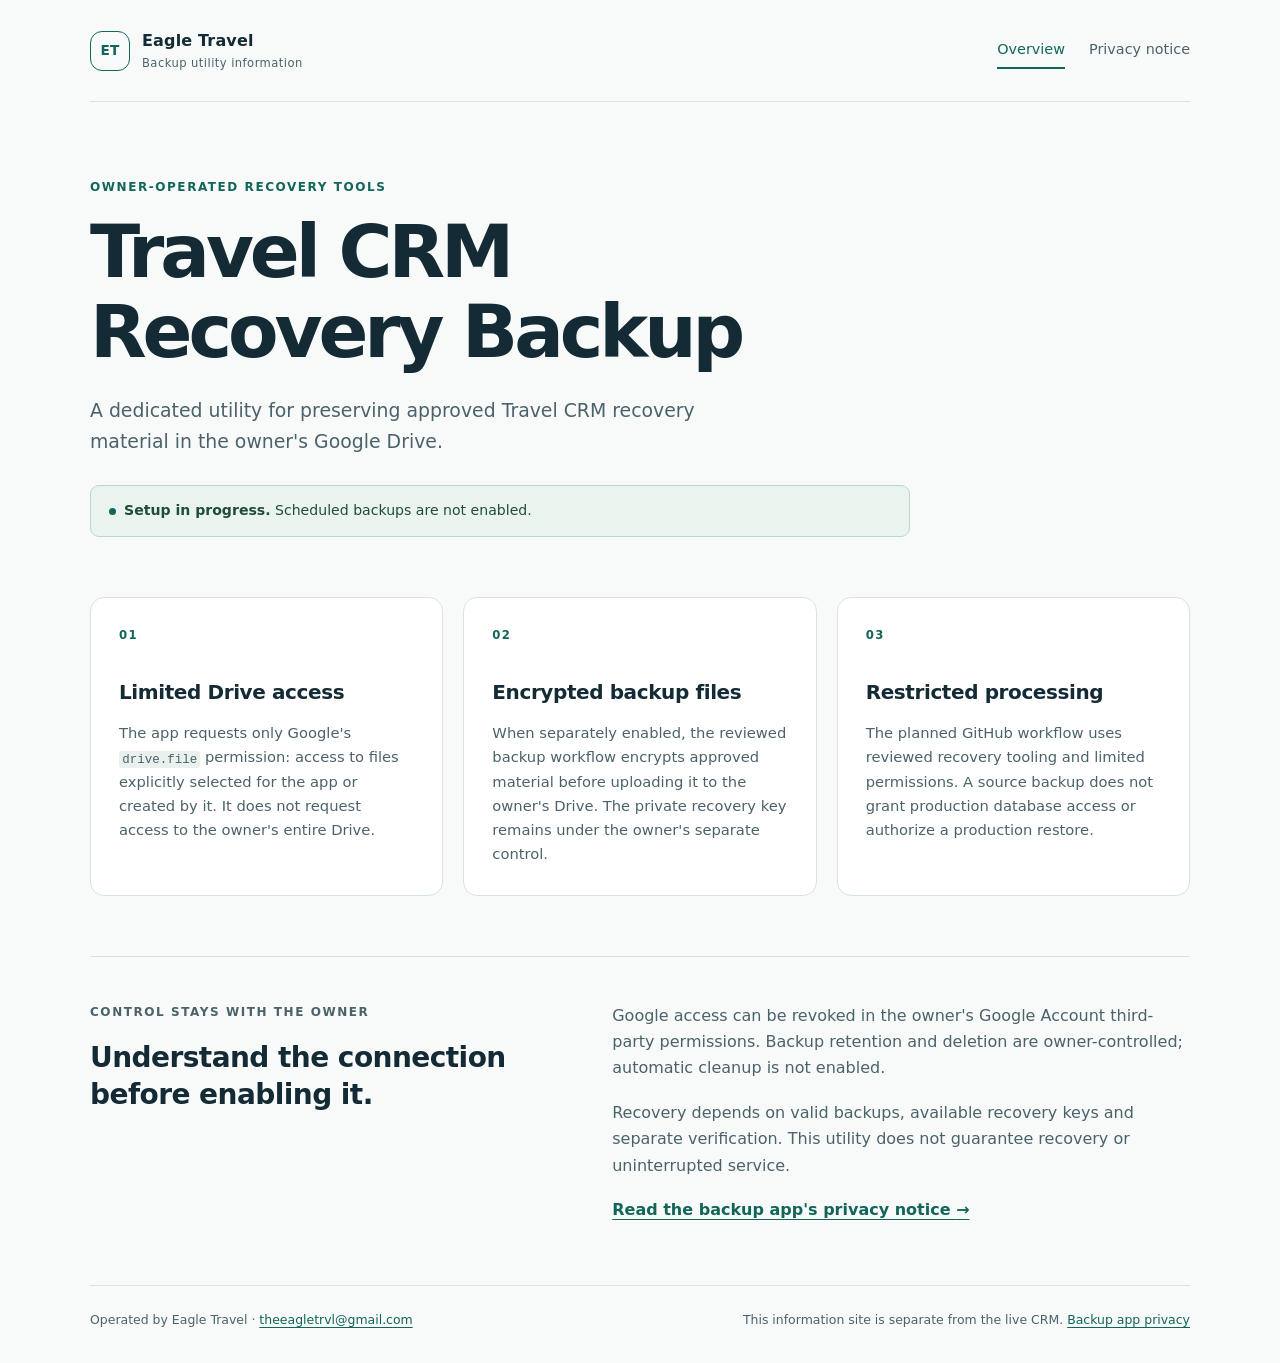
<file: index.html>
<!doctype html>
<html lang="en">
<head>
  <meta charset="utf-8">
  <meta name="viewport" content="width=device-width, initial-scale=1">
  <meta name="description" content="Information about Eagle Travel's owner-operated Travel CRM recovery backup utility.">
  <title>Travel CRM Recovery Backup · Eagle Travel</title>
  <link rel="stylesheet" href="styles.css">
</head>
<body>
  <a class="skip" href="#main">Skip to content</a>
  <header class="site-header wrap">
    <a class="brand" href="./"><span class="brand-mark" aria-hidden="true">ET</span><span>Eagle Travel<small>Backup utility information</small></span></a>
    <nav aria-label="Main navigation"><a href="./" aria-current="page">Overview</a><a href="privacy.html">Privacy notice</a></nav>
  </header>
  <main id="main" class="wrap">
    <section class="intro">
      <p class="eyebrow">Owner-operated recovery tools</p>
      <h1>Travel CRM<br>Recovery Backup</h1>
      <p class="lead">A dedicated utility for preserving approved Travel CRM recovery material in the owner's Google Drive.</p>
      <p class="status"><span class="status-dot" aria-hidden="true"></span><strong>Setup in progress.</strong> Scheduled backups are not enabled.</p>
    </section>
    <section class="cards" aria-label="How the utility is intended to work">
      <article><span class="step" aria-hidden="true">01</span><h2>Limited Drive access</h2><p>The app requests only Google's <code>drive.file</code> permission: access to files explicitly selected for the app or created by it. It does not request access to the owner's entire Drive.</p></article>
      <article><span class="step" aria-hidden="true">02</span><h2>Encrypted backup files</h2><p>When separately enabled, the reviewed backup workflow encrypts approved material before uploading it to the owner's Drive. The private recovery key remains under the owner's separate control.</p></article>
      <article><span class="step" aria-hidden="true">03</span><h2>Restricted processing</h2><p>The planned GitHub workflow uses reviewed recovery tooling and limited permissions. A source backup does not grant production database access or authorize a production restore.</p></article>
    </section>
    <section class="details">
      <div><p class="eyebrow">Control stays with the owner</p><h2>Understand the connection<br> before enabling it.</h2></div>
      <div><p>Google access can be revoked in the owner's Google Account third-party permissions. Backup retention and deletion are owner-controlled; automatic cleanup is not enabled.</p><p>Recovery depends on valid backups, available recovery keys and separate verification. This utility does not guarantee recovery or uninterrupted service.</p><a class="text-link" href="privacy.html">Read the backup app's privacy notice <span aria-hidden="true">→</span></a></div>
    </section>
  </main>
  <footer class="wrap"><p>Operated by Eagle Travel · <a href="mailto:theeagletrvl@gmail.com">theeagletrvl@gmail.com</a></p><p>This information site is separate from the live CRM. <a href="privacy.html">Backup app privacy</a></p></footer>
</body>
</html>
</file>
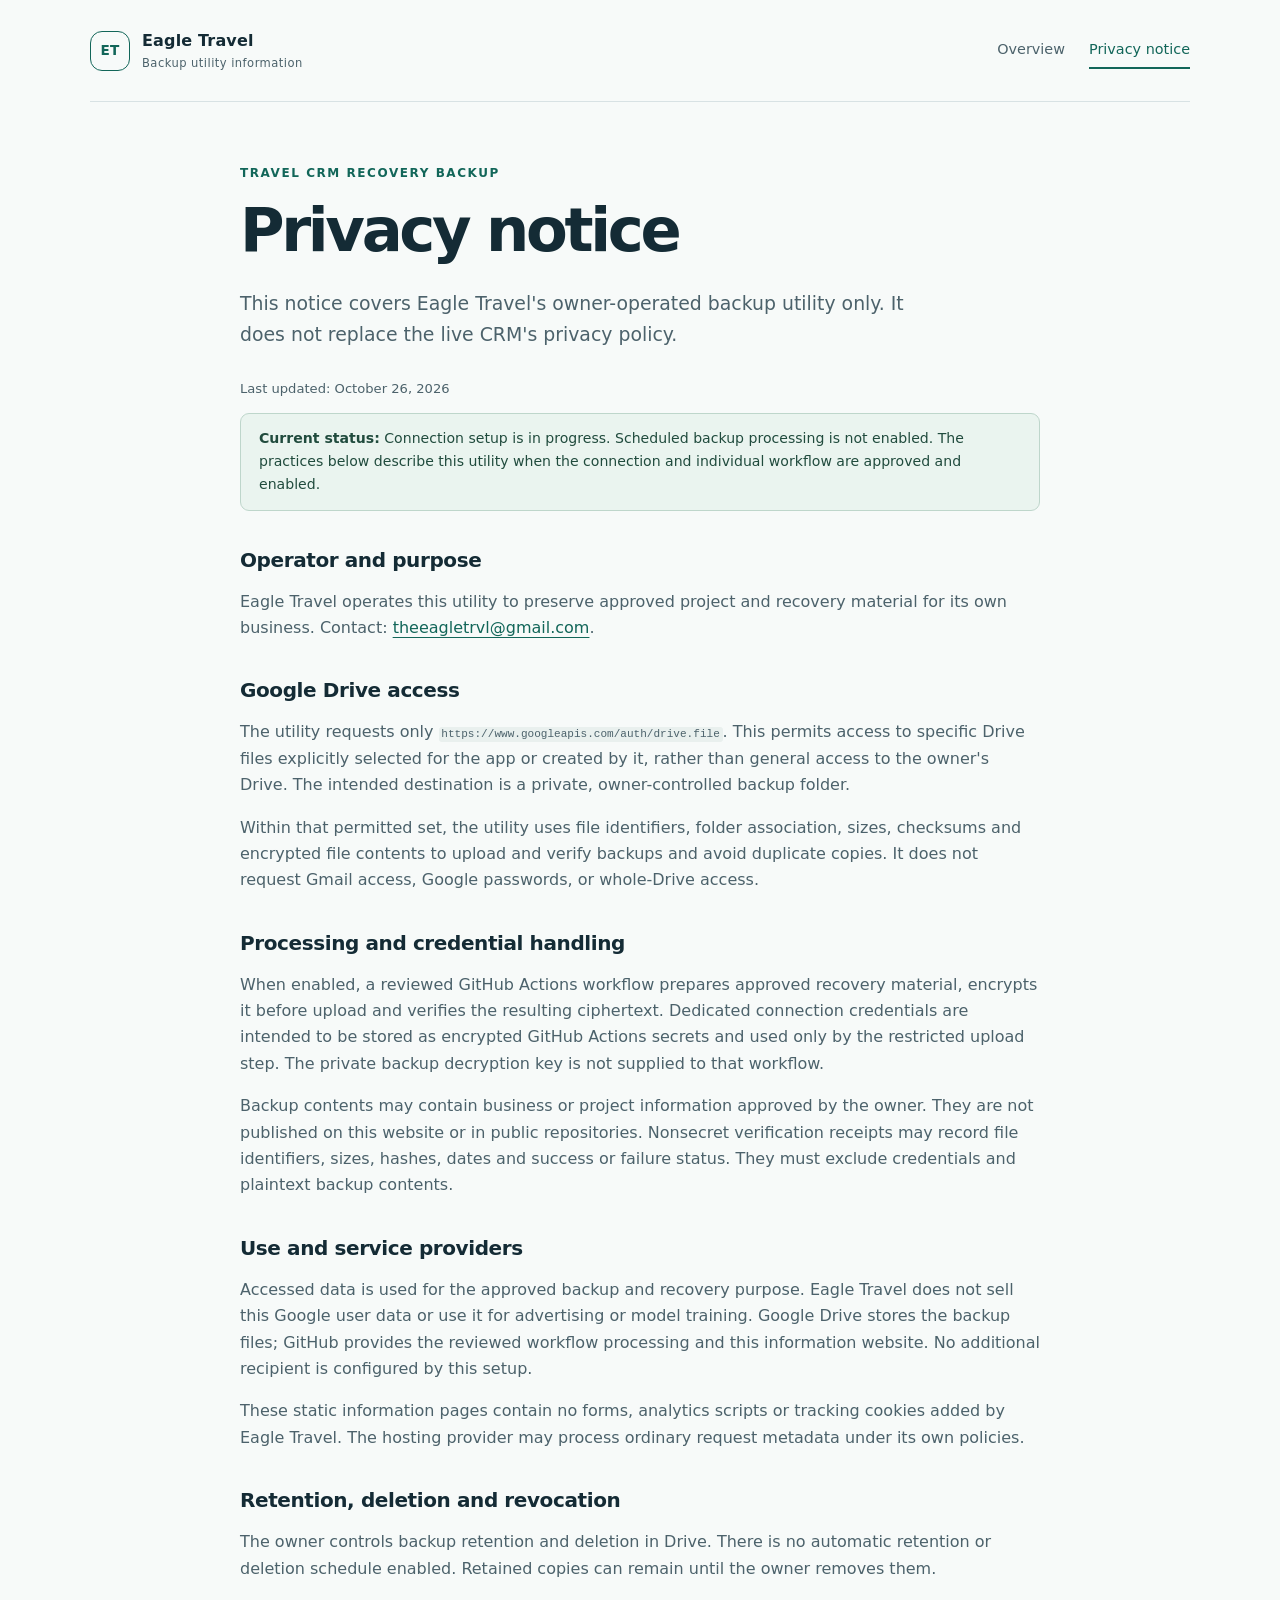
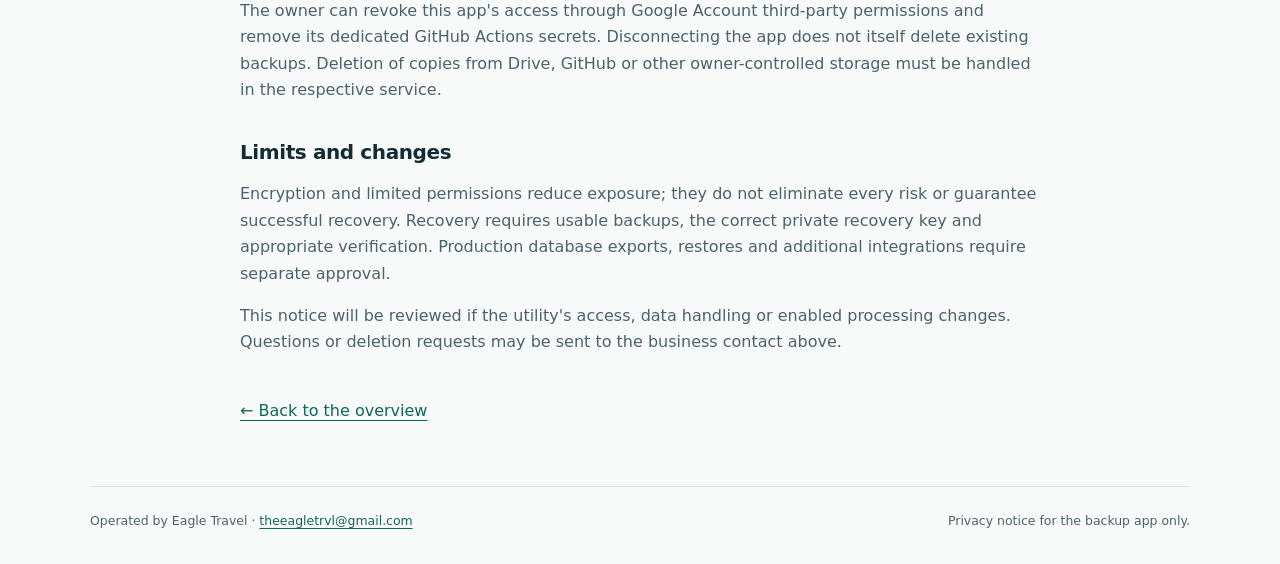
<file: privacy.html>
<!doctype html>
<html lang="en">
<head>
  <meta charset="utf-8">
  <meta name="viewport" content="width=device-width, initial-scale=1">
  <meta name="description" content="Privacy notice for Eagle Travel's Travel CRM Recovery Backup utility and its limited Google Drive connection.">
  <title>Privacy notice · Travel CRM Recovery Backup</title>
  <link rel="stylesheet" href="styles.css">
</head>
<body>
  <a class="skip" href="#main">Skip to content</a>
  <header class="site-header wrap">
    <a class="brand" href="./"><span class="brand-mark" aria-hidden="true">ET</span><span>Eagle Travel<small>Backup utility information</small></span></a>
    <nav aria-label="Main navigation"><a href="./">Overview</a><a href="privacy.html" aria-current="page">Privacy notice</a></nav>
  </header>
  <main id="main" class="wrap policy">
    <p class="eyebrow">Travel CRM Recovery Backup</p>
    <h1>Privacy notice</h1>
    <p class="lead">This notice covers Eagle Travel's owner-operated backup utility only. It does not replace the live CRM's privacy policy.</p>
    <p class="updated">Last updated: October 26, 2026</p>
    <aside class="status"><strong>Current status:</strong> Connection setup is in progress. Scheduled backup processing is not enabled. The practices below describe this utility when the connection and individual workflow are approved and enabled.</aside>
    <section><h2>Operator and purpose</h2><p>Eagle Travel operates this utility to preserve approved project and recovery material for its own business. Contact: <a href="mailto:theeagletrvl@gmail.com">theeagletrvl@gmail.com</a>.</p></section>
    <section><h2>Google Drive access</h2><p>The utility requests only <code>https://www.googleapis.com/auth/drive.file</code>. This permits access to specific Drive files explicitly selected for the app or created by it, rather than general access to the owner's Drive. The intended destination is a private, owner-controlled backup folder.</p><p>Within that permitted set, the utility uses file identifiers, folder association, sizes, checksums and encrypted file contents to upload and verify backups and avoid duplicate copies. It does not request Gmail access, Google passwords, or whole-Drive access.</p></section>
    <section><h2>Processing and credential handling</h2><p>When enabled, a reviewed GitHub Actions workflow prepares approved recovery material, encrypts it before upload and verifies the resulting ciphertext. Dedicated connection credentials are intended to be stored as encrypted GitHub Actions secrets and used only by the restricted upload step. The private backup decryption key is not supplied to that workflow.</p><p>Backup contents may contain business or project information approved by the owner. They are not published on this website or in public repositories. Nonsecret verification receipts may record file identifiers, sizes, hashes, dates and success or failure status. They must exclude credentials and plaintext backup contents.</p></section>
    <section><h2>Use and service providers</h2><p>Accessed data is used for the approved backup and recovery purpose. Eagle Travel does not sell this Google user data or use it for advertising or model training. Google Drive stores the backup files; GitHub provides the reviewed workflow processing and this information website. No additional recipient is configured by this setup.</p><p>These static information pages contain no forms, analytics scripts or tracking cookies added by Eagle Travel. The hosting provider may process ordinary request metadata under its own policies.</p></section>
    <section><h2>Retention, deletion and revocation</h2><p>The owner controls backup retention and deletion in Drive. There is no automatic retention or deletion schedule enabled. Retained copies can remain until the owner removes them.</p><p>The owner can revoke this app's access through Google Account third-party permissions and remove its dedicated GitHub Actions secrets. Disconnecting the app does not itself delete existing backups. Deletion of copies from Drive, GitHub or other owner-controlled storage must be handled in the respective service.</p></section>
    <section><h2>Limits and changes</h2><p>Encryption and limited permissions reduce exposure; they do not eliminate every risk or guarantee successful recovery. Recovery requires usable backups, the correct private recovery key and appropriate verification. Production database exports, restores and additional integrations require separate approval.</p><p>This notice will be reviewed if the utility's access, data handling or enabled processing changes. Questions or deletion requests may be sent to the business contact above.</p></section>
    <p class="back-link"><a href="./">← Back to the overview</a></p>
  </main>
  <footer class="wrap"><p>Operated by Eagle Travel · <a href="mailto:theeagletrvl@gmail.com">theeagletrvl@gmail.com</a></p><p>Privacy notice for the backup app only.</p></footer>
</body>
</html>
</file>
<file: styles.css>
:root{color-scheme:light;--ink:#142b35;--muted:#4c626b;--line:#d8e2e4;--paper:#f7faf9;--accent:#126659;--wash:#eaf4ef;font-family:system-ui,-apple-system,BlinkMacSystemFont,"Segoe UI",sans-serif}*{box-sizing:border-box}body{margin:0;background:var(--paper);color:var(--ink);line-height:1.65}a{color:var(--accent);text-underline-offset:.23em}a:hover{text-decoration-thickness:2px}a:focus-visible{outline:3px solid #a45e10;outline-offset:5px;border-radius:2px}.wrap{width:min(1100px,calc(100% - 48px));margin-inline:auto}.skip{position:absolute;left:16px;top:-100px;background:white;padding:10px;z-index:2}.skip:focus{top:10px}.site-header{display:flex;align-items:center;justify-content:space-between;gap:24px;padding-block:28px;border-bottom:1px solid var(--line)}.brand{display:flex;align-items:center;gap:12px;font-weight:750;text-decoration:none;color:var(--ink);letter-spacing:.01em}.brand small{display:block;font-size:.72rem;font-weight:450;letter-spacing:.04em;color:var(--muted)}.brand-mark{width:40px;height:40px;display:grid;place-items:center;border:1px solid var(--accent);border-radius:12px;color:var(--accent);font-size:.85rem}nav{display:flex;gap:24px;font-size:.9rem}nav a{color:var(--muted);text-decoration:none;padding:5px 0}nav a[aria-current]{color:var(--accent);border-bottom:2px solid var(--accent)}.intro{padding:76px 0 46px;max-width:820px}.eyebrow{font-size:.75rem;font-weight:750;letter-spacing:.13em;text-transform:uppercase;color:var(--accent);margin:0 0 14px}h1{font-size:clamp(2.5rem,6vw,4.6rem);letter-spacing:-.055em;line-height:1.08;margin:0 0 24px;font-weight:720}h2{font-size:1.25rem;line-height:1.3;letter-spacing:-.02em;margin:0 0 16px}.lead{font-size:1.18rem;color:var(--muted);max-width:680px;margin:0 0 28px}.status{background:var(--wash);border:1px solid #bed6cb;border-radius:9px;padding:13px 18px;color:#204b3d;font-size:.88rem}.status-dot{display:inline-block;width:7px;height:7px;border-radius:50%;background:var(--accent);margin-right:8px}.cards{display:grid;grid-template-columns:repeat(3,minmax(0,1fr));gap:20px;padding:0 0 60px}.cards article{background:white;border:1px solid var(--line);border-radius:14px;padding:28px}.cards p{color:var(--muted);font-size:.92rem;margin:0}.step{display:block;font-size:.73rem;font-weight:700;color:var(--accent);letter-spacing:.12em;margin-bottom:34px}code{font-size:.85em;background:#e9f0ee;padding:.12em .25em;border-radius:3px;overflow-wrap:anywhere}.details{display:grid;grid-template-columns:1fr 1.25fr;gap:60px;border-top:1px solid var(--line);padding-block:46px 62px}.details h2{font-size:1.75rem}.details p{margin:0 0 18px;color:var(--muted)}.text-link{font-weight:650}footer{border-top:1px solid var(--line);padding-block:24px 32px;color:var(--muted);font-size:.78rem;display:flex;justify-content:space-between;gap:24px}footer p{margin:0}.policy{max-width:800px;padding-block:62px}.policy h1{font-size:clamp(2.4rem,6vw,3.8rem)}.updated{font-size:.82rem;color:var(--muted)}.policy section{margin-top:36px}.policy section p{color:var(--muted)}.back-link{margin:42px 0 0}@media(max-width:760px){.wrap{width:calc(100% - 36px)}.site-header{align-items:flex-start;flex-direction:column;gap:20px;padding-block:20px}nav{gap:22px}.intro{padding-top:46px}.cards{grid-template-columns:1fr;gap:14px;padding-bottom:38px}.cards article{padding:24px}.step{margin-bottom:18px}.details{grid-template-columns:1fr;gap:22px;padding-block:34px 42px}.details h2 br{display:none}footer{flex-direction:column;gap:12px}.policy{padding-block:40px}.status{padding:12px 14px}}
</file>
